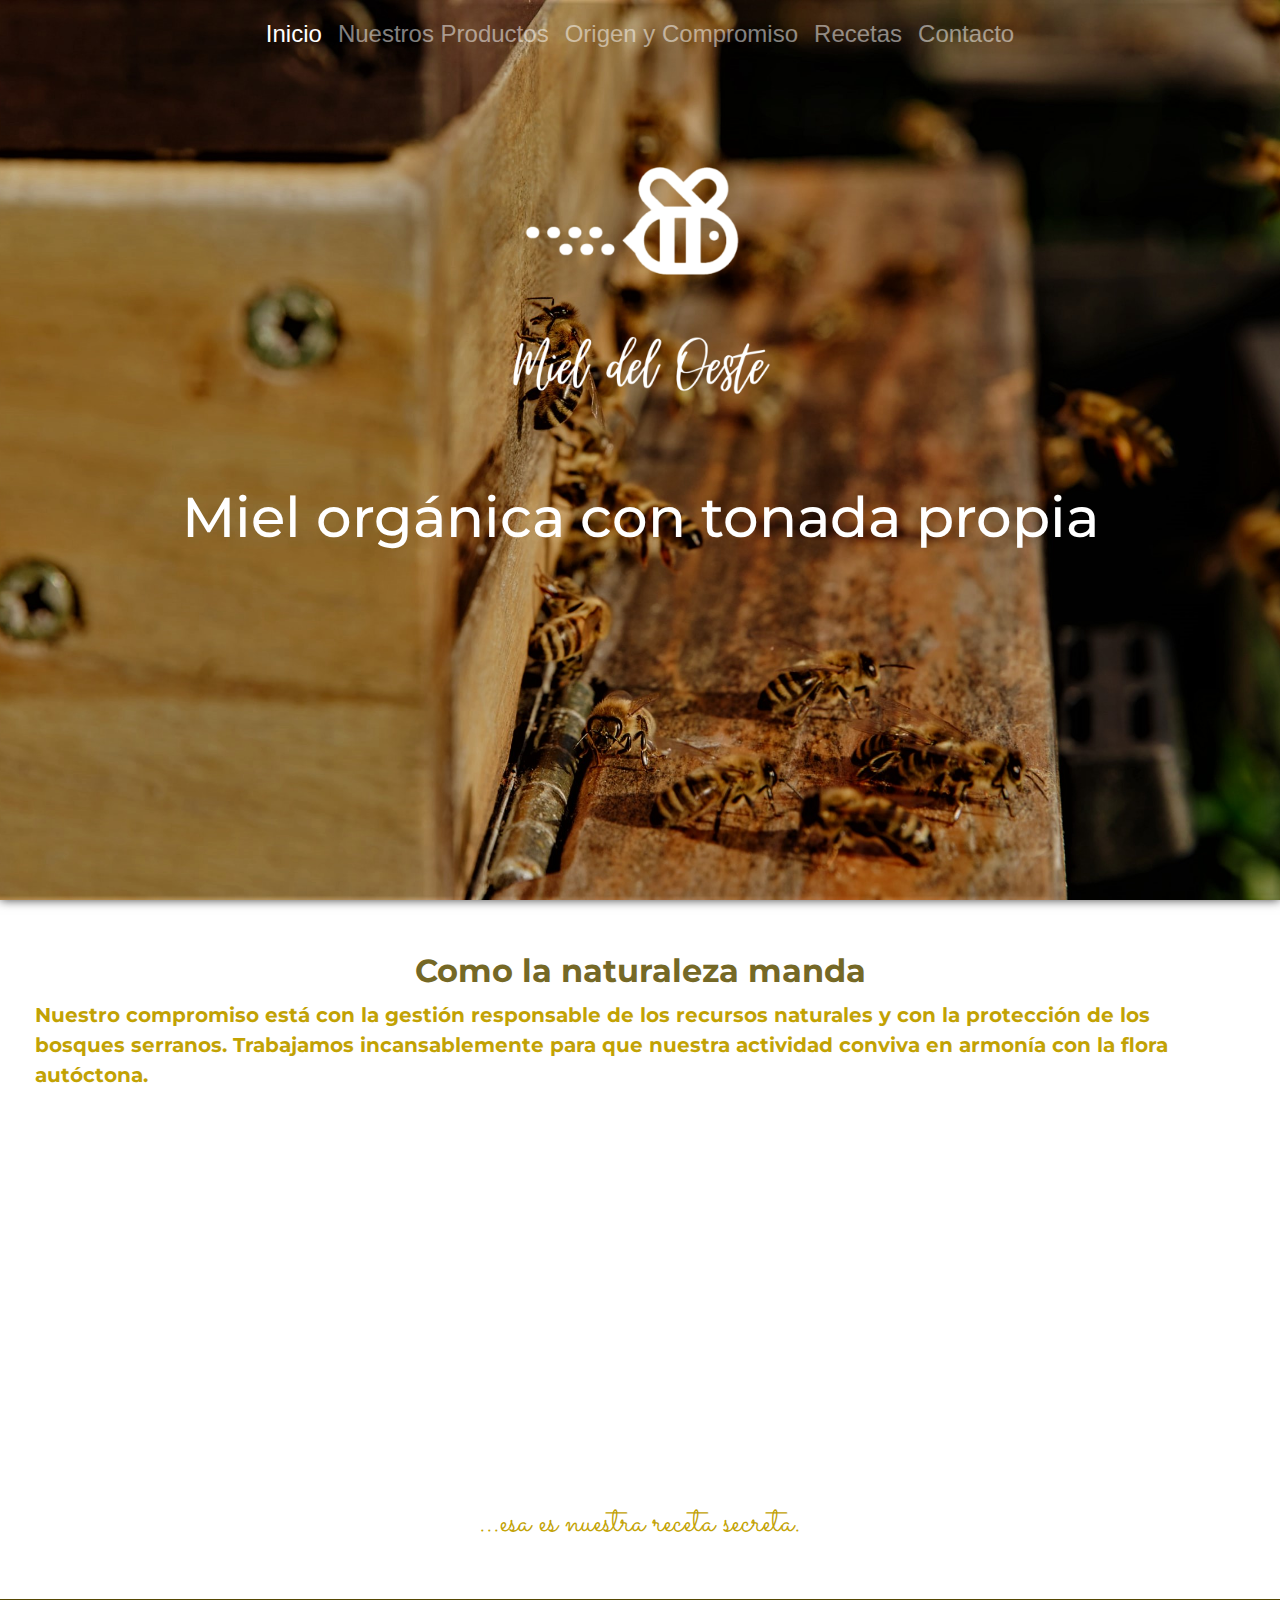
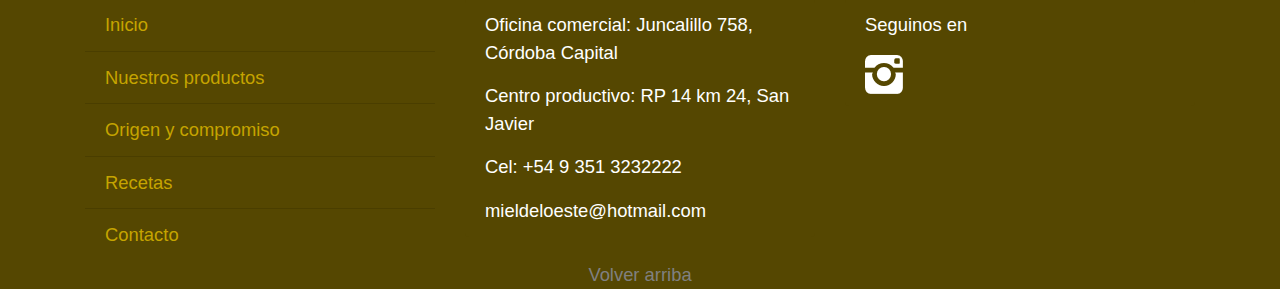
<file: index.html>
<!DOCTYPE html>
<html lang="en">

<head>
    <meta charset="UTF-8">
    <meta name="viewport" content="width=device-width, initial-scale=1, shrink-to-fit=no">
    <link rel="icon" type="image/png" href="images/logo-abaja-color-sin-color-ico.png">
    <link rel="stylesheet" href="https://stackpath.bootstrapcdn.com/bootstrap/4.3.1/css/bootstrap.min.css"
        integrity="sha384-ggOyR0iXCbMQv3Xipma34MD+dH/1fQ784/j6cY/iJTQUOhcWr7x9JvoRxT2MZw1T" crossorigin="anonymous">
    <link rel="preconnect" href="https://fonts.gstatic.com">
    <link href="https://fonts.googleapis.com/css2?family=Sacramento&display=swap" rel="stylesheet">
    <link rel="stylesheet" href="css/Styles.css">
    <link href="https://unpkg.com/aos@2.3.1/dist/aos.css" rel="stylesheet">
    <link rel="preconnect" href="https://fonts.gstatic.com">
    <link href="https://fonts.googleapis.com/css2?family=Montserrat:ital,wght@0,100;0,200;1,100;1,200&display=swap"
        rel="stylesheet">
    <title>Miel del Oeste</title>
</head>

<body>
    <header class="header__fondo">
        <a name="arriba"></a>
        <nav class="navbar navbar-expand-lg navbar-dark" style="background-color:transparent;">
            <button class="navbar-toggler" type="button" data-toggle="collapse" data-target="#navbarText"
                aria-controls="navbarText" aria-expanded="false" aria-label="Toggle navigation">
                <span class="navbar-toggler-icon"></span>
            </button>
            <div class="collapse navbar-collapse" id="navbarText">
                <ul class="navbar-nav m-auto ml-auto; header__font">
                    <li class="nav-item active">
                        <a class="nav-link" href="index.html">Inicio<span class="sr-only">(current)</span></a>
                    </li>
                    <li class="nav-item">
                        <a class="nav-link" href="pages/productos.html">Nuestros Productos</a>
                    </li>
                    <li class="nav-item">
                        <a class="nav-link" href="pages/origen-y-compromiso.html">Origen y Compromiso</a>
                    </li>
                    <li class="nav-item">
                        <a class="nav-link" href="pages/recetas.html">Recetas</a>
                    </li>
                    <li class="nav-item">
                        <a class="nav-link" href="pages/contacto.html">Contacto</a>
                    </li>
                </ul>
            </div>
        </nav>

        <img src="images/logo-miel-del-oeste_sin-fondo.png" class="header__logo" data-toggle="tooltip"
            data-placement="right" title="Bzzz"></a>

        <div class="container h-100">
            <div class="d-flex h-100 text-center align-items-center">
                <div class="w-100 text-white">
                    <h1 class="main__slogan" style="color:white">Miel orgánica con tonada propia</h1>
                </div>
            </div>
        </div>
    </header>


    <section style="margin: 5px">
        <div class="card" style="border:hidden">
            <div class="card-body">
                <h2>Como la naturaleza manda</h2>
                <p class="card-text main__bajada">
                    Nuestro compromiso está con la gestión responsable de los recursos
                    naturales y
                    con la protección de los bosques serranos. Trabajamos incansablemente para que nuestra
                    actividad
                    conviva en armonía con la flora autóctona.
                </p>
            </div Style="padding: 2rem">
        </div>
    </section>
    <section style="margin: 5px">
        <div class="card" style="border:hidden">
            <video src="video/honey-bees.mp4" autoplay loop muted class="card-img-bottom; video__index"
                alt="abejas volando"></video>
        </div>
    </section>
    <section style="margin: 5px">
        <div class="card" style="border:hidden">
            <p class="card-text bajada">
                ...esa es nuestra receta secreta.
            </p>
        </div>
    </section>

<section style="background-color:#554701; margin-top: 3rem;">
    <div class="container">
        <div class="row">
            <div class="col-lg-4 col-md-6 col-sm-12">
                <ul class="list-group list-group-flush">
                    <li class="list-group-item" style="background-color: #554701"><a class="footer__quitarLink" href="index.html">Inicio</a></li>
                    <li class="list-group-item" style="background-color: #554701"><a class="footer__quitarLink" href="pages/productos.html">Nuestros productos</a></li>
                    <li class="list-group-item" style="background-color: #554701"><a class="footer__quitarLink" href="pages/origen-y-compromiso.html">Origen y compromiso</a></li>
                    <li class="list-group-item" style="background-color: #554701"><a class="footer__quitarLink" href="pages/recetas.html">Recetas</a></li>
                    <li class="list-group-item" style="background-color: #554701"><a class="footer__quitarLink" href="pages/contacto.html">Contacto</a></li>
                </ul>
            </div>
            <div class="col-lg-4 col-md-6 col-sm-12">
                <ul class="list-group">
                    <li class="list-group-item"style="background-color: #554701; color:white; border:0">
                        <p>Oficina comercial: Juncalillo 758, Córdoba Capital</p>
                        <p>Centro productivo: RP 14 km 24, San Javier</p>
                        <p>Cel: +54 9 351 3232222</p>
                        <a style="text-decoration: none; color:white"
                            href="mailto:mieldeloeste@hotmail.com">mieldeloeste@hotmail.com</a>
                    </li>
            </div>
            <div class="col-lg-4 col-md-12 col-sm-12">
                <ul class="list-group">
                    <li class="list-group-item" style="background-color: #554701; color:white; border:0"><p>Seguinos en </p>
                <a href=https://www.instagram.com/mieldeloeste><img
                        src="images/logo-instagram.png"></a></li>
                    </div>
            </div>
            <div class="col-lg-12">
                <a class="footer__quitarLink" href="#arriba">
                    <p style="text-align: center;color:grey; margin: 0px;">Volver arriba</p>
                </a>
            </div>
        </div>
</section>
    <script src="https://code.jquery.com/jquery-3.3.1.slim.min.js"
        integrity="sha384-q8i/X+965DzO0rT7abK41JStQIAqVgRVzpbzo5smXKp4YfRvH+8abtTE1Pi6jizo"
        crossorigin="anonymous"></script>
    <script src="https://cdnjs.cloudflare.com/ajax/libs/popper.js/1.14.7/umd/popper.min.js"
        integrity="sha384-UO2eT0CpHqdSJQ6hJty5KVphtPhzWj9WO1clHTMGa3JDZwrnQq4sF86dIHNDz0W1"
        crossorigin="anonymous"></script>
    <script src="https://stackpath.bootstrapcdn.com/bootstrap/4.3.1/js/bootstrap.min.js"
        integrity="sha384-JjSmVgyd0p3pXB1rRibZUAYoIIy6OrQ6VrjIEaFf/nJGzIxFDsf4x0xIM+B07jRM"
        crossorigin="anonymous"></script>
    <script>
        $(function () {
            $('[data-toggle="tooltip"]').tooltip()
        })

        $(function () {
            $('[data-toggle="popover"]').popover()
        })
    </script>
    <script src="https://unpkg.com/aos@2.3.1/dist/aos.js"></script>
    <script>
        AOS.init();
    </script>

</body>

</html>
</file>
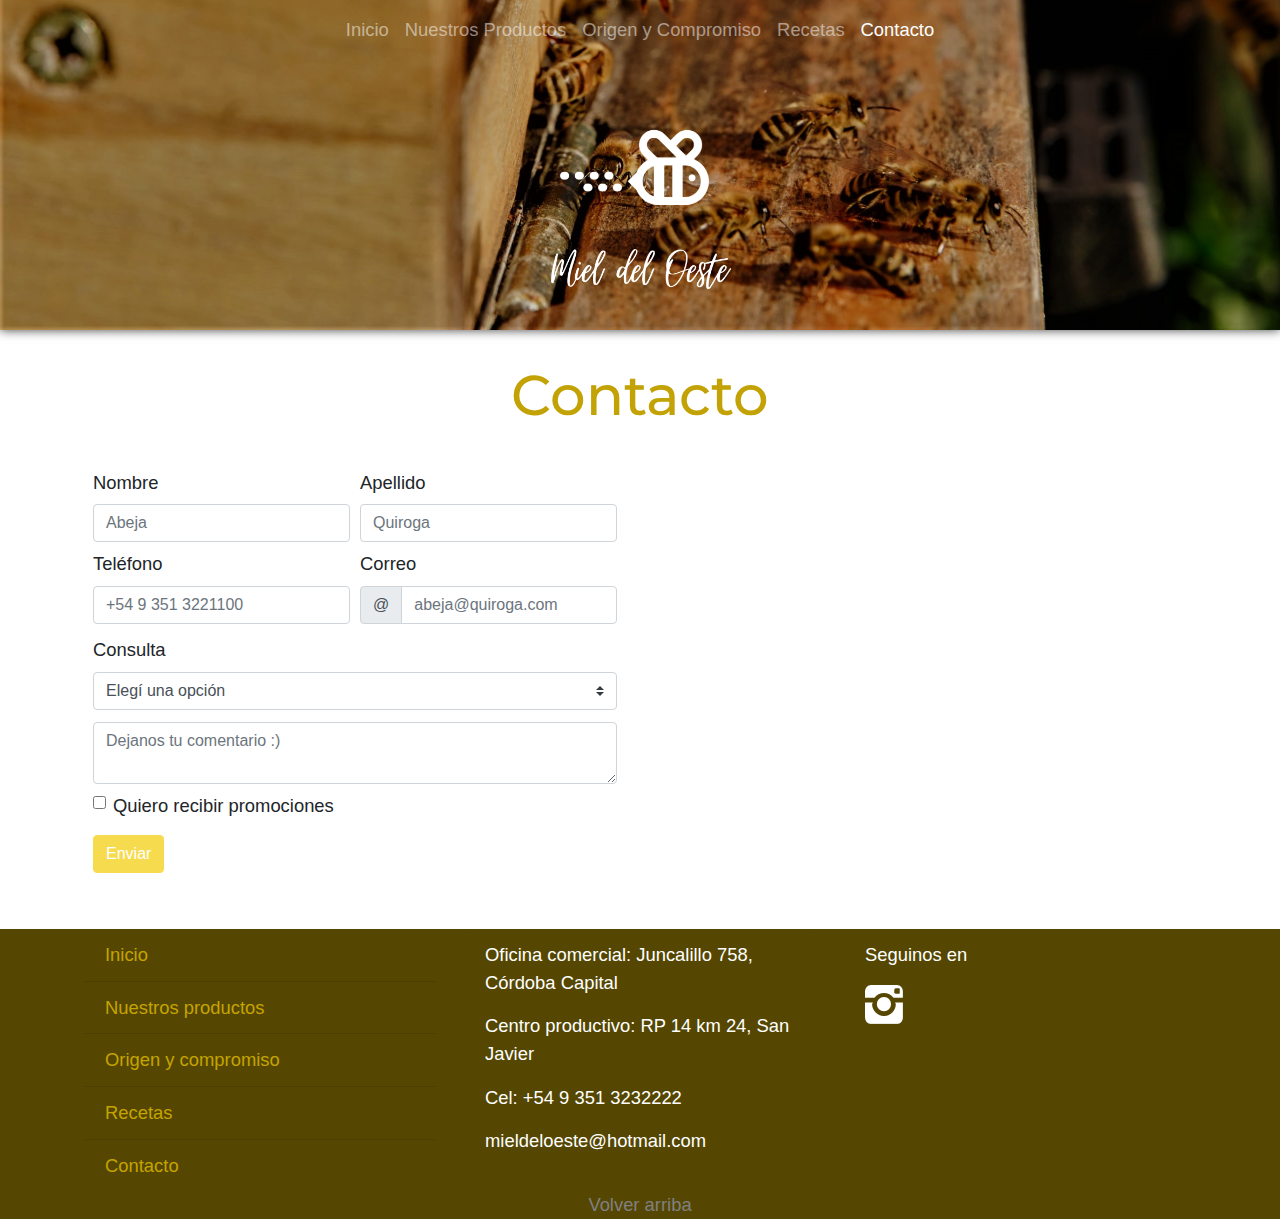
<file: pages/contacto.html>
<!DOCTYPE html>
<html lang="en">

<head>
    <meta charset="UTF-8">
    <meta name="viewport" content="width=device-width, initial-scale=1.0">
    <meta name="description"
        content="Para comprar nuestra miel o por cualquier consulta. Acá están nuestros datos o podés dejarnos un mensaje.">
    <meta name="keywords"
        content="miel, telefóno, whatsapp, comprar, pago, información, dirección, correo electrónico, email, ubicación, instagram, seguir, datos, contacto, consulta">
    <link rel="icon" type="image/png" href="../images/logo-abaja-color-sin-color-ico.png">
    <link rel="stylesheet" href="https://stackpath.bootstrapcdn.com/bootstrap/4.3.1/css/bootstrap.min.css"
        integrity="sha384-ggOyR0iXCbMQv3Xipma34MD+dH/1fQ784/j6cY/iJTQUOhcWr7x9JvoRxT2MZw1T" crossorigin="anonymous">
    <link rel="stylesheet" href="../css/Styles.css">
    <link rel="preconnect" href="https://fonts.gstatic.com">
    <link href="https://fonts.googleapis.com/css2?family=Montserrat:ital,wght@0,100;0,200;1,100;1,200&display=swap"
    rel="stylesheet">
    <title>Contacto y consultas | Miel del Oeste</title>
</head>

<body>
    <header class="header__fondo-pages">
        <a name="arriba"></a>
        <nav class="navbar navbar-expand-lg navbar-dark" style="background-color:transparent;">
            <button class="navbar-toggler" type="button" data-toggle="collapse" data-target="#navbarText"
                aria-controls="navbarText" aria-expanded="false" aria-label="Toggle navigation">
                <span class="navbar-toggler-icon"></span>
            </button>
            <div class="collapse navbar-collapse" id="navbarText">
                <ul class="navbar-nav mr-auto ml-auto">
                    <li class="nav-item">
                        <a class="nav-link" href="../index.html" name="arriba">Inicio</a>
                    </li>
                    <li class="nav-item">
                        <a class="nav-link" href="../pages/productos.html">Nuestros Productos</a>
                    </li>
                    <li class="nav-item">
                        <a class="nav-link" href="../pages/origen-y-compromiso.html">Origen y Compromiso</a>
                    </li>
                    <li class="nav-item">
                        <a class="nav-link" href="../pages/recetas.html">Recetas<span
                                class="sr-only">(current)</span></a>
                    </li>
                    <li class="nav-item">
                        <a class="nav-link active" href="../pages/contacto.html">Contacto<span
                                class="sr-only">(current)</span></a>
                    </li>
                </ul>
            </div>
        </nav>
        <div>
            <a href="../index.html"><img src="../images/logo-miel-del-oeste_sin-fondo.png" class="header__logo-pages"
                    alt="logo_abeja"></a>
        </div>
    </header>

    <div>
        <h1 class="main__slogan">Contacto</h1>
    </div>

    <div class="container">
    <section class="row">
        <div class="col-lg-6 col-sm-12">
            <div style="padding:0.5rem">
                <form>
                    <div class="form-row">
                        <div class="col-md-6 mb-2">
                            <label for="validationDefault01">Nombre</label>
                            <input type="text" class="form-control" id="validationDefault01" placeholder="Abeja"
                                required>
                        </div>
                        <div class="col-md-6 mb-2">
                            <label for="validationDefault02">Apellido</label>
                            <input type="text" class="form-control" id="validationDefault02" placeholder="Quiroga"
                                required>
                        </div>
                    </div>
                    <div class="form-row">
                        <div class="col-md-6 mb-2">
                            <label for="validationDefault03">Teléfono</label>
                            <input type="text" class="form-control" id="validationDefault03"
                                placeholder="+54 9 351 3221100" required>
                        </div>
                        <div class="col-md-6 mb-2">
                            <label for="validationDefaultUsername">Correo</label>
                            <div class="input-group">
                                <div class="input-group-prepend">
                                    <span class="input-group-text" id="inputGroupPrepend2">@</span>
                                </div>
                                <input type="text" class="form-control" id="validationDefaultUsername"
                                    placeholder="abeja@quiroga.com" aria-describedby="inputGroupPrepend2" required>
                            </div>
                        </div>
                    </div>
                    <label class="my-1 mr-2" for="inlineFormCustomSelectPref">Consulta</label>
                    <select class="custom-select my-1 mr-sm-2" id="inlineFormCustomSelectPref">
                        <option selected>Elegí una opción</option>
                        <option value="1">Quiero comprar</option>
                        <option value="2">Quiero destribuir</option>
                        <option value="3">Otros</option>
                    </select>

                    <div class="input-group" style="padding:0.5rem 0px">
                        <textarea class="form-control" aria-label="With textarea" placeholder="Dejanos tu comentario :)"
                            required></textarea>
                    </div>

                    <div class="form-group">
                        <div class="form-check">
                            <input class="form-check-input" type="checkbox" value="" id="invalidCheck2">
                            <label class="form-check-label">
                                Quiero recibir promociones
                            </label>
                        </div>
                    </div>
                    <button class="boton botonEnviar" type="submit">Enviar</button>
                </form>
            </div>
        </div>
        <div class="col-lg-6 col-sm-12; container">
            <iframe
                src="https://www.google.com/maps/embed?pb=!1m18!1m12!1m3!1d2544.28925304305!2d-65.1573206856406!3d-32.078783981188366!2m3!1f0!2f0!3f0!3m2!1i1024!2i768!4f13.1!3m3!1m2!1s0x0%3A0x0!2zMzLCsDA0JzQzLjYiUyA2NcKwMDknMTguNSJX!5e1!3m2!1ses-419!2sar!4v1612051419340!5m2!1ses-419!2sar"
                width="100%" height="100%" frameborder="0" style="border:0;" allowfullscreen="" aria-hidden="false"
                tabindex="0"></iframe>
        </div>
    </section>
</div>

<section style="background-color:#554701; margin-top: 3rem;">
    <div class="container">
        <div class="row">
            <div class="col-lg-4 col-md-6 col-sm-12">
                <ul class="list-group list-group-flush">
                    <li class="list-group-item" style="background-color: #554701"><a class="footer__quitarLink" href="../index.html">Inicio</a></li>
                    <li class="list-group-item" style="background-color: #554701"><a class="footer__quitarLink" href="productos.html">Nuestros productos</a></li>
                    <li class="list-group-item" style="background-color: #554701"><a class="footer__quitarLink" href="origen-y-compromiso.html">Origen y compromiso</a></li>
                    <li class="list-group-item" style="background-color: #554701"><a class="footer__quitarLink" href="recetas.html">Recetas</a></li>
                    <li class="list-group-item" style="background-color: #554701"><a class="footer__quitarLink" href="contacto.html">Contacto</a></li>
                </ul>
            </div>
            <div class="col-lg-4 col-md-6 col-sm-12">
                <ul class="list-group">
                    <li class="list-group-item"style="background-color: #554701; color:white; border:0">
                        <p>Oficina comercial: Juncalillo 758, Córdoba Capital</p>
                        <p>Centro productivo: RP 14 km 24, San Javier</p>
                        <p>Cel: +54 9 351 3232222</p>
                        <a style="text-decoration: none; color:white"
                            href="mailto:mieldeloeste@hotmail.com">mieldeloeste@hotmail.com</a>
                    </li>
            </div>
            <div class="col-lg-4 col-md-12 col-sm-12">
                <ul class="list-group">
                    <li class="list-group-item" style="background-color: #554701; color:white; border:0"><p>Seguinos en </p>
                <a href=https://www.instagram.com/mieldeloeste><img
                        src="../images/logo-instagram.png"></a></li>
                    </div>
            </div>
            <div class="col-lg-12">
                <a class="footer__quitarLink" href="#arriba">
                    <p style="text-align: center;color:grey; margin: 0px;">Volver arriba</p>
                </a>
            </div>
        </div>
</section>

    <script src="https://code.jquery.com/jquery-3.3.1.slim.min.js"
        integrity="sha384-q8i/X+965DzO0rT7abK41JStQIAqVgRVzpbzo5smXKp4YfRvH+8abtTE1Pi6jizo"
        crossorigin="anonymous"></script>
    <script src="https://cdnjs.cloudflare.com/ajax/libs/popper.js/1.14.7/umd/popper.min.js"
        integrity="sha384-UO2eT0CpHqdSJQ6hJty5KVphtPhzWj9WO1clHTMGa3JDZwrnQq4sF86dIHNDz0W1"
        crossorigin="anonymous"></script>
    <script src="https://stackpath.bootstrapcdn.com/bootstrap/4.3.1/js/bootstrap.min.js"
        integrity="sha384-JjSmVgyd0p3pXB1rRibZUAYoIIy6OrQ6VrjIEaFf/nJGzIxFDsf4x0xIM+B07jRM"
        crossorigin="anonymous"></script>
    <script>
        $(function () {
            $('[data-toggle="tooltip"]').tooltip()
        })

        $(function () {
            $('[data-toggle="popover"]').popover()
        })
    </script>

</body>

</html>
</file>
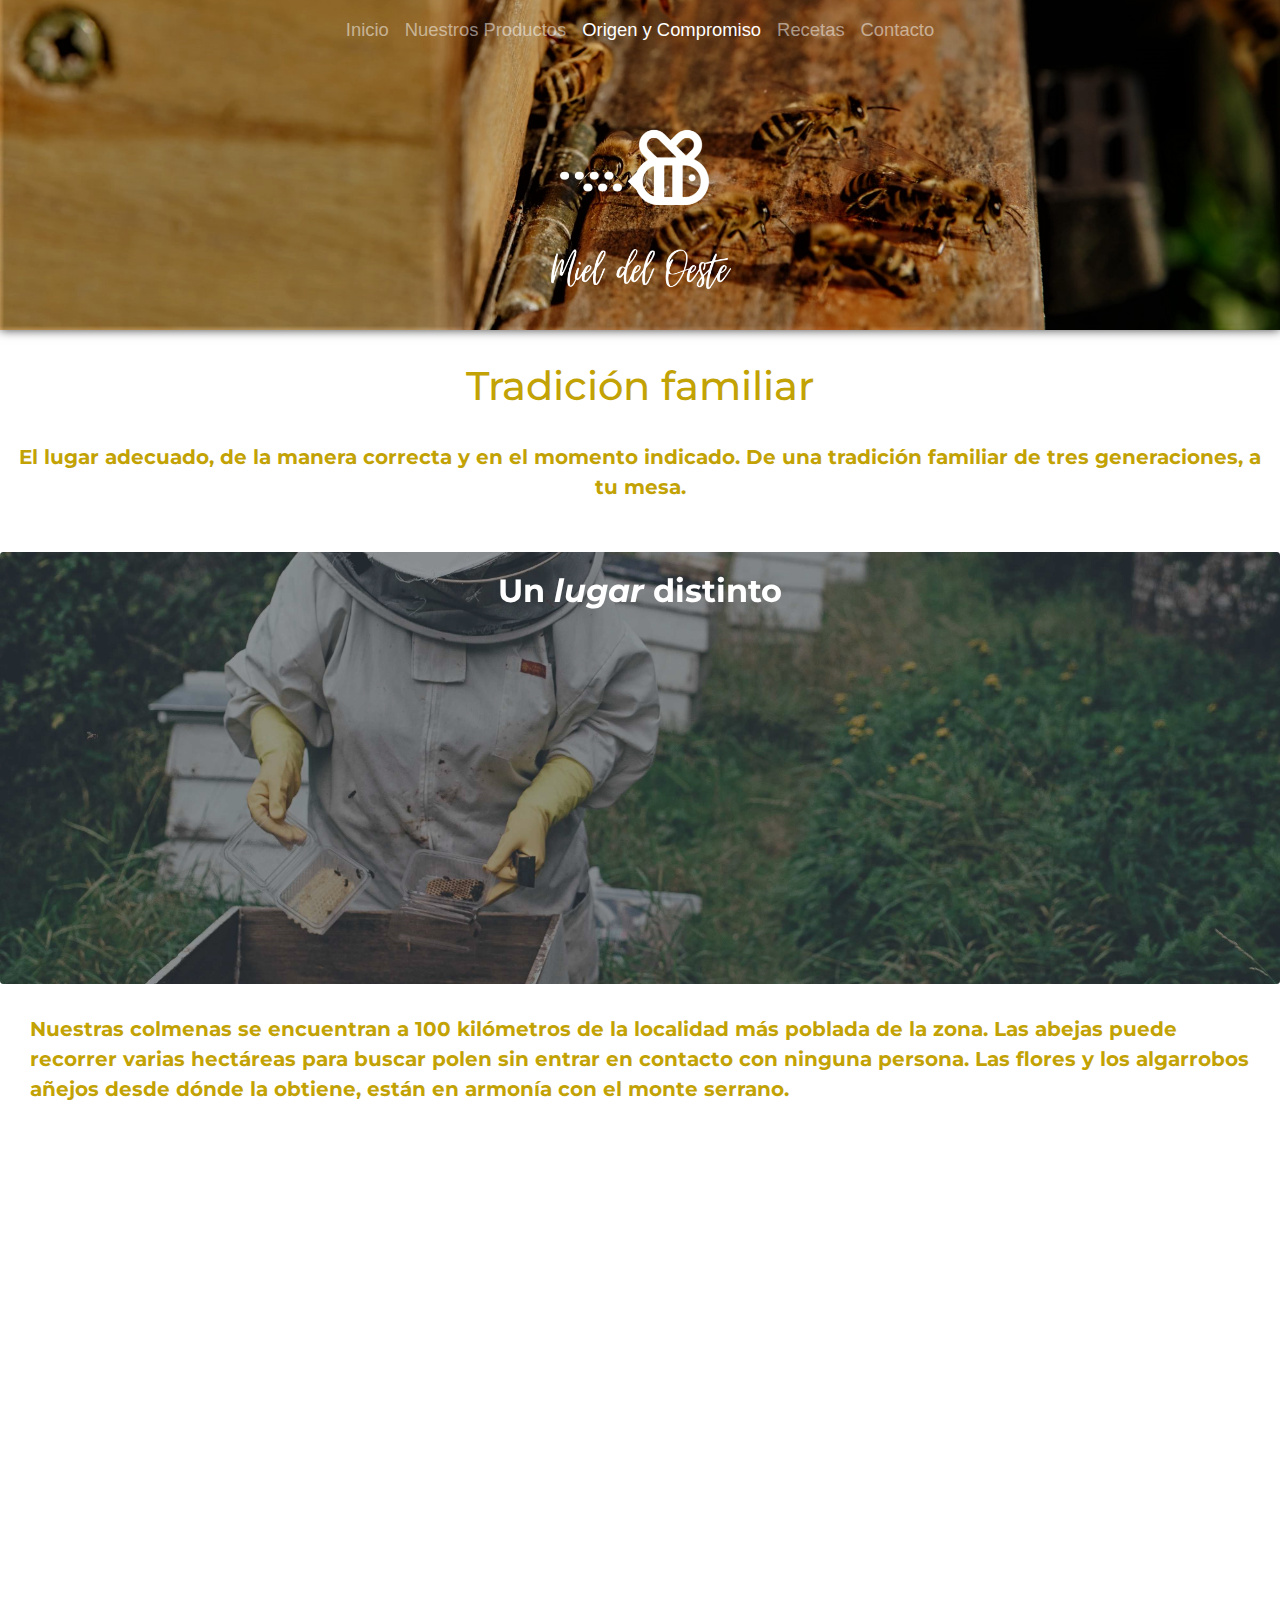
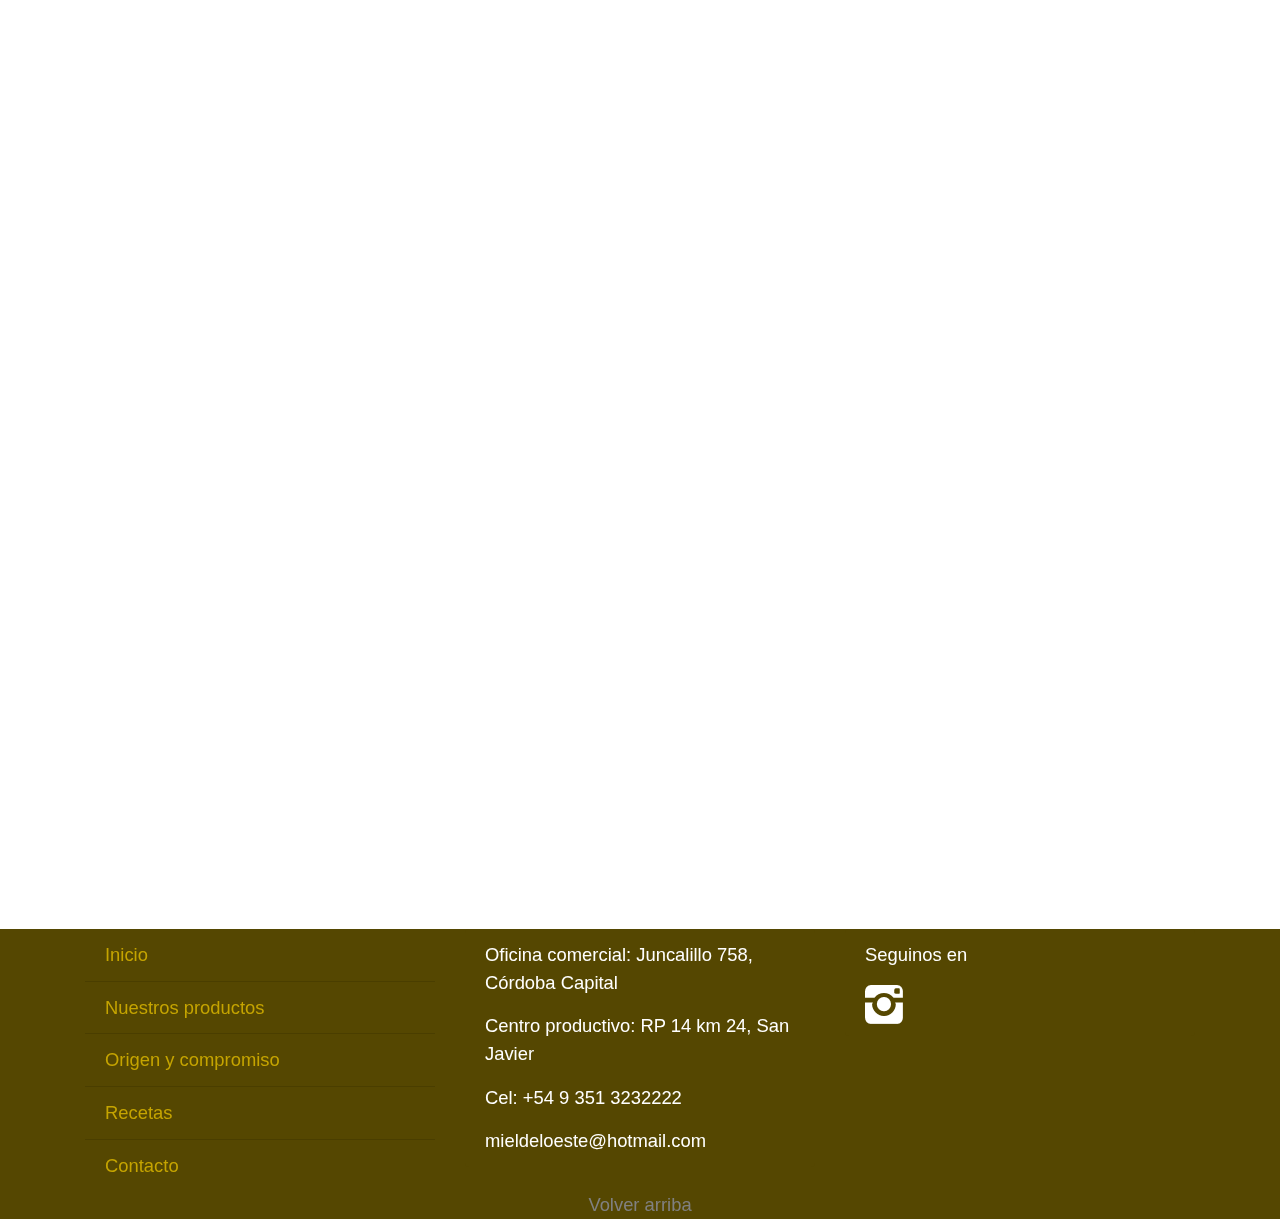
<file: pages/origen-y-compromiso.html>
<!DOCTYPE html>
<html lang="en">

<head>
    <meta charset="UTF-8">
    <meta name="viewport" content="width=device-width, initial-scale=1.0">
    <meta name="description"
        content="Miel de un lugar único en las Sierras de Córdoba. Cuidando la tradición y la filosofía de trabajo de generaciones.">
    <meta name="keywords"
        content="miel, lugar, familia, artesanal, generaciones, sierras, Córdoba, origen, filosofía, trabajo, tradición, historia, propiedades, cultura, curar, pura, córdoba, argentina, honey, bee, abeja, natural, calidad, alimento">
    <link rel="icon" type="image/png" href="../images/logo-abaja-color-sin-color-ico.png">
    <link href="https://unpkg.com/aos@2.3.1/dist/aos.css" rel="stylesheet">
    <link rel="stylesheet" href="https://stackpath.bootstrapcdn.com/bootstrap/4.3.1/css/bootstrap.min.css"
        integrity="sha384-ggOyR0iXCbMQv3Xipma34MD+dH/1fQ784/j6cY/iJTQUOhcWr7x9JvoRxT2MZw1T" crossorigin="anonymous">
    <link rel="stylesheet" href="../css/Styles.css">
    <link rel="preconnect" href="https://fonts.gstatic.com">
    <link rel="preconnect" href="https://fonts.gstatic.com">
    <link href="https://fonts.googleapis.com/css2?family=Montserrat:ital,wght@0,100;0,200;1,100;1,200&display=swap"
        rel="stylesheet">
    <title>Tradición familiar | Miel del Oeste</title>
</head>

<body>
    <header class="header__fondo-pages">
        <a name="arriba"></a>
        <nav class="navbar navbar-expand-lg navbar-dark" style="background-color:transparent;">
            <button class="navbar-toggler" type="button" data-toggle="collapse" data-target="#navbarText"
                aria-controls="navbarText" aria-expanded="false" aria-label="Toggle navigation">
                <span class="navbar-toggler-icon"></span>
            </button>
            <div class="collapse navbar-collapse" id="navbarText">
                <ul class="navbar-nav mr-auto ml-auto">
                    <li class="nav-item">
                        <a class="nav-link" href="../index.html" name="arriba">Inicio</a>
                    </li>
                    <li class="nav-item">
                        <a class="nav-link" href="../pages/productos.html">Nuestros Productos</a>
                    </li>
                    <li class="nav-item active">
                        <a class="nav-link" href="../pages/origen-y-compromiso.html">Origen y Compromiso <span
                                class="sr-only">(current)</span></a>
                    </li>
                    <li class="nav-item">
                        <a class="nav-link" href="../pages/recetas.html">Recetas</a>
                    </li>
                    <li class="nav-item">
                        <a class="nav-link" href="../pages/contacto.html">Contacto</a>
                    </li>
                </ul>
            </div>
        </nav>
        <div>
            <a href="../index.html"><img src="../images/logo-miel-del-oeste_sin-fondo.png" class="header__logo-pages"
                    alt="logo_abeja"></a>
        </div>
    </header>

    <section>
        <h1 class="main__slogan__pages">Tradición familiar</h1>
        <p class="main__bajada__pages">El lugar adecuado, de la manera correcta
            y en el momento indicado. De una tradición familiar de tres generaciones, a tu mesa. </p>
    </section>

    <section data-aos="fade-up">
        <div class="card bg-dark text-white" style="border:hidden;">
            <img class="card-img img-fluid" style="opacity: 0.5" src="../images/cosecha-silvestre-wide.jpg"
                alt="apicultor_en_cosecha">
            <div class="card-img-overlay">
                <h2 class="card-tittle" style="color:white; text-align: center; font-family: Montserrat', sans-serif;">Un
                    <em>lugar</em> distinto</h2>
            </div>
        </div>
        <div class="card mb-3" style="border-style:none">
            <div class="card-body">
                <p class="main__bajada">Nuestras colmenas se encuentran a 100 kilómetros de la localidad más poblada de
                    la zona. Las abejas puede
                    recorrer varias hectáreas para buscar polen sin entrar en contacto con ninguna persona. Las flores y
                    los
                    algarrobos añejos desde dónde la obtiene, están en armonía con el monte serrano.</p>
            </div>
        </div>
    </section>

    <section data-aos="fade-up">
        <div class="card bg-dark text-white" style="border:hidden">
            <img class="card-img" style="opacity: 0.5;" src="../images/abeja-dedo-wide.jpg" alt="panal_en_cosecha">
            <div class="card-img-overlay">
                <h2 class="card-tittle" style="color:white; text-align: center; font-family: Montserrat', sans-serif;">Una
                    <em>abeja</em> única</h2>
            </div>
        </div>
        <div class="card mb-3" style="border:0">
            <div class="card-body">
                <p class="main__bajada">Nuestas abejas son una parte más de nuestra tradición. Trabajamos en un proceso
                    de mejora genética
                    natural, tal como lo hicieron ancestralmente los primeros apicultores italianos.<br>Nuestro proceso
                    recolección y extracción se va perfeccionando año tras año para ser lo menos invasivo para la
                    colmena y
                    lo más artesanal posible.</p>
            </div>
        </div>
    </section>

    <section data-aos="fade-up">
        <div class="card bg-dark text-white" style="border:hidden">
            <img class="card-img" style="opacity: 0.5;" src="../images/cosecha-panal-wide.jpg" alt="abeja_en_cosecha">
            <div class="card-img-overlay">
                <h2 class="card-tittle" style="color:white; text-align: center; font-family: Montserrat', sans-serif;">Una
                    <em>tradición</em> familiar</h2>
            </div>
        </div>
        <div class="card mb-3" style="border:hidden">
            <div class="card-body">
                <p class="main__bajada">Para nosotros, la apicultura es una tradición familiar aprendida por oficio.
                    Nuestra familia ha crecido
                    aprendiendo de las abejas y su filosofía de vida y trabajo. Son esos mismos principios los que han
                    ido
                    pasando de generación en generación; y cuya impronta, buscamos transmitir en nuestros productos.</p>
            </div>
        </div>
    </section>

    <section style="background-color:#554701; margin-top: 3rem;">
        <div class="container">
            <div class="row">
                <div class="col-lg-4 col-md-6 col-sm-12">
                    <ul class="list-group list-group-flush">
                        <li class="list-group-item" style="background-color: #554701"><a class="footer__quitarLink" href="../index.html">Inicio</a></li>
                        <li class="list-group-item" style="background-color: #554701"><a class="footer__quitarLink" href="productos.html">Nuestros productos</a></li>
                        <li class="list-group-item" style="background-color: #554701"><a class="footer__quitarLink" href="origen-y-compromiso.html">Origen y compromiso</a></li>
                        <li class="list-group-item" style="background-color: #554701"><a class="footer__quitarLink" href="recetas.html">Recetas</a></li>
                        <li class="list-group-item" style="background-color: #554701"><a class="footer__quitarLink" href="contacto.html">Contacto</a></li>
                    </ul>
                </div>
                <div class="col-lg-4 col-md-6 col-sm-12">
                    <ul class="list-group">
                        <li class="list-group-item"style="background-color: #554701; color:white; border:0">
                            <p>Oficina comercial: Juncalillo 758, Córdoba Capital</p>
                            <p>Centro productivo: RP 14 km 24, San Javier</p>
                            <p>Cel: +54 9 351 3232222</p>
                            <a style="text-decoration: none; color:white"
                                href="mailto:mieldeloeste@hotmail.com">mieldeloeste@hotmail.com</a>
                        </li>
                </div>
                <div class="col-lg-4 col-md-12 col-sm-12">
                    <ul class="list-group">
                        <li class="list-group-item" style="background-color: #554701; color:white; border:0"><p>Seguinos en </p>
                    <a href=https://www.instagram.com/mieldeloeste><img
                            src="../images/logo-instagram.png"></a></li>
                        </div>
                </div>
                <div class="col-lg-12">
                    <a class="footer__quitarLink" href="#arriba">
                        <p style="text-align: center;color:grey; margin: 0px;">Volver arriba</p>
                    </a>
                </div>
            </div>
    </section>

    <script src="https://unpkg.com/aos@2.3.1/dist/aos.js"></script>
    <script>
        AOS.init();
    </script>

    <script src="https://code.jquery.com/jquery-3.3.1.slim.min.js"
        integrity="sha384-q8i/X+965DzO0rT7abK41JStQIAqVgRVzpbzo5smXKp4YfRvH+8abtTE1Pi6jizo"
        crossorigin="anonymous"></script>
    <script src="https://cdnjs.cloudflare.com/ajax/libs/popper.js/1.14.7/umd/popper.min.js"
        integrity="sha384-UO2eT0CpHqdSJQ6hJty5KVphtPhzWj9WO1clHTMGa3JDZwrnQq4sF86dIHNDz0W1"
        crossorigin="anonymous"></script>
    <script src="https://stackpath.bootstrapcdn.com/bootstrap/4.3.1/js/bootstrap.min.js"
        integrity="sha384-JjSmVgyd0p3pXB1rRibZUAYoIIy6OrQ6VrjIEaFf/nJGzIxFDsf4x0xIM+B07jRM"
        crossorigin="anonymous"></script>
    <script>
        $(function () {
            $('[data-toggle="tooltip"]').tooltip()
        })

        $(function () {
            $('[data-toggle="popover"]').popover()
        })
    </script>
</body>

</html>
</file>
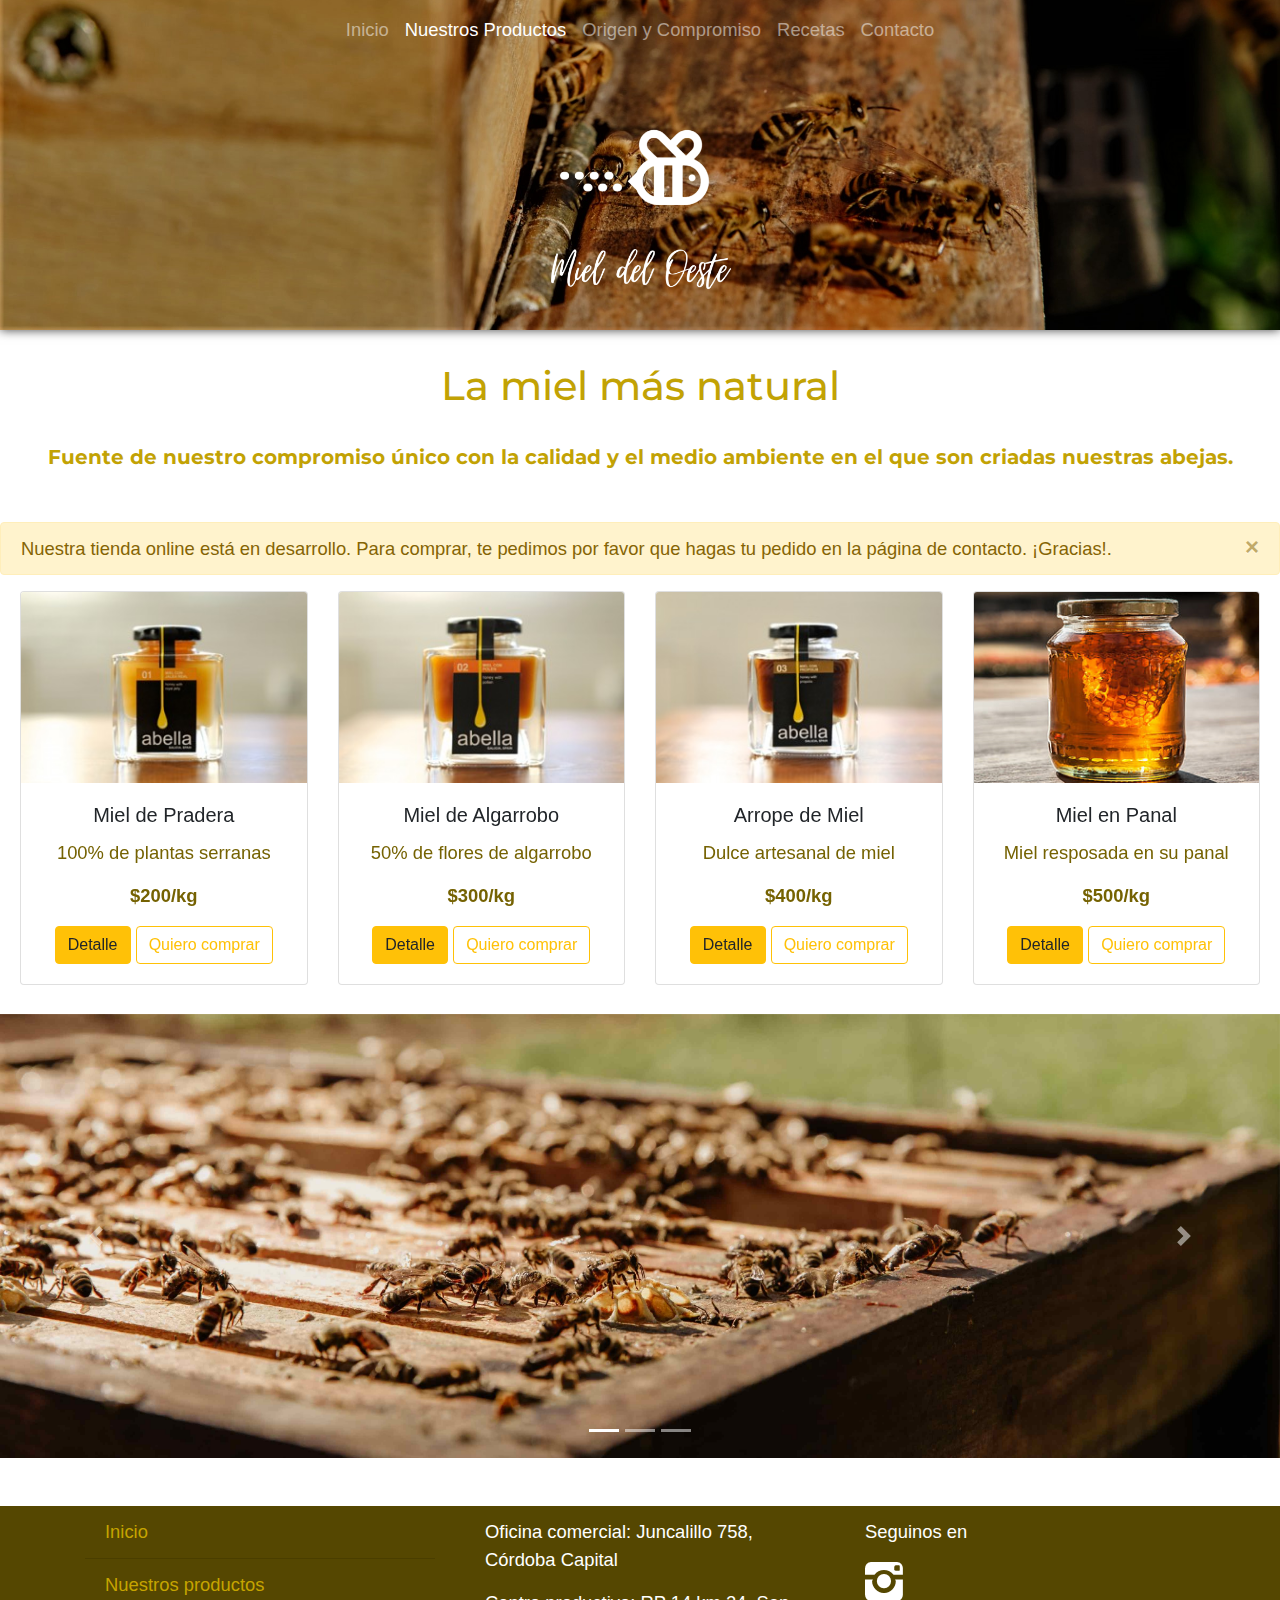
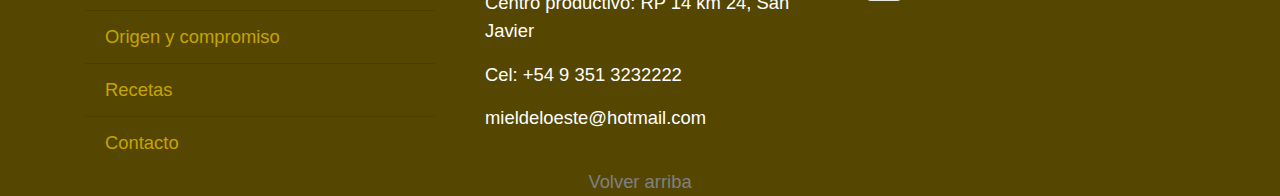
<file: pages/productos.html>
<!DOCTYPE html>
<html lang="en">

<head>
    <meta charset="UTF-8">
    <meta name="viewport" content="width=device-width, initial-scale=1.0">
    <meta name="description"
        content="Contamos con cuatro variedades de productos de excelente calidad. Miel natural y original.">
    <meta name="keywords"
        content="miel, natural, nutrición, calidad, alimento, derivado, pura, endulzar, dulce, mielina, argentina, azucarada, arrope, panal">
    <link rel="icon" type="image/png" href="images/logo-abaja-color-sin-color-ico.png">
    <link rel="icon" type="image/png" href="../images/logo-abaja-color-sin-color-ico.png">
    <link href="https://unpkg.com/aos@2.3.1/dist/aos.css" rel="stylesheet">
    <link rel="stylesheet" href="https://stackpath.bootstrapcdn.com/bootstrap/4.3.1/css/bootstrap.min.css"
        integrity="sha384-ggOyR0iXCbMQv3Xipma34MD+dH/1fQ784/j6cY/iJTQUOhcWr7x9JvoRxT2MZw1T" crossorigin="anonymous">
    <link rel="stylesheet" href="../css/Styles.css">
    <link rel="preconnect" href="https://fonts.gstatic.com">
    <link href="https://fonts.googleapis.com/css2?family=Montserrat:ital,wght@0,100;0,200;1,100;1,200&display=swap"
        rel="stylesheet">
    <title>Nuestra miel | Miel del Oeste</title>
</head>

<body>
    <header class="header__fondo-pages">
        <a name="arriba"></a>
        <nav class="navbar navbar-expand-lg navbar-dark" style="background-color:transparent;">
            <button class="navbar-toggler" type="button" data-toggle="collapse" data-target="#navbarText"
                aria-controls="navbarText" aria-expanded="false" aria-label="Toggle navigation">
                <span class="navbar-toggler-icon"></span>
            </button>
            <div class="collapse navbar-collapse" id="navbarText">
                <ul class="navbar-nav mr-auto ml-auto">
                    <li class="nav-item">
                        <a class="nav-link" href="../index.html" name="arriba">Inicio</a>
                    </li>
                    <li class="nav-item active">
                        <a class="nav-link" href="../pages/productos.html">Nuestros Productos <span
                                class="sr-only">(current)</span></a>
                    </li>
                    <li class="nav-item">
                        <a class="nav-link" href="../pages/origen-y-compromiso.html">Origen y Compromiso</a>
                    </li>
                    <li class="nav-item">
                        <a class="nav-link" href="../pages/recetas.html">Recetas</a>
                    </li>
                    <li class="nav-item">
                        <a class="nav-link" href="../pages/contacto.html">Contacto</a>
                    </li>
                </ul>
            </div>
        </nav>
        <div>
            <a href="../index.html"><img src="../images/logo-miel-del-oeste_sin-fondo.png" class="header__logo-pages"
                    alt="logo_abeja"></a>
        </div>
    </header>

    <section Style="margin:10px auto;">
        <div>
            <h1 class="main__slogan__pages">La miel más natural</h1>
            <p class="main__bajada__pages">Fuente de nuestro compromiso único con la calidad y el medio ambiente en el
                que son criadas nuestras
                abejas.
            </p>
        </div>
        <div class="main__promo">
            <p style="margin-bottom: 0px;">¡¡SOLO POR HOY: 30% de off en tu primer compra!!</p>
        </div>
    </section>

    <div class="alert alert-warning alert-dismissible fade show" role="alert">
        Nuestra tienda online está en desarrollo. Para comprar, te pedimos por favor que hagas tu pedido en la página de
        contacto.
        ¡Gracias!.
        <button type="button" class="close" data-dismiss="alert" aria-label="Close">
            <span aria-hidden="true">&times;</span>
        </button>
    </div>

    <section style="margin: 5px">
        <div style="margin: 0px" class="row">
            <div class="col-sm-12 col-md-6 col-lg-3 mb-4">
                <div class="card" data-aos="fade-up"
                data-aos-anchor-placement="top-bottom">
                    <img src="../images/miel-de-pradera.jpg" class="card-img-top imagen" alt="miel de algarrobo"></a>
                    <div class="card-body">
                        <h5 class="card-title">Miel de Pradera</h5>
                        <p style="color:#756202">100% de plantas serranas</p>
                        <p style="color:#756202; font-weight: bold">$200/kg</p>
                        <button type="button" class="btn btn-warning" data-container="body" data-toggle="popover"
                            data-placement="bottom" data-content="Nuestra marca personal. La miel de los abuelos hecha 100% en traslasierra. Miel bien azucarada.">
                            Detalle
                        </button>
                        <a href="../pages/contacto.html"><button type="button" class="btn btn-outline-warning">Quiero
                                comprar</button></button></a>

                    </div>
                </div>
            </div>
            <div class="col-sm-12 col-md-6 col-lg-3 mb-4">
                <div class="card" data-aos="fade-up"
                data-aos-anchor-placement="top-bottom">
                    <img src="../images/miel-de-algarrobo.jpg" class="card-img-top imagen" alt="miel de algarrobo"></a>
                    <div class="card-body">
                        <h5 class="card-title">Miel de Algarrobo</h5>
                        <p style="color:#756202">50% de flores de algarrobo</p>
                        <p style="color:#756202; font-weight: bold;">$300/kg</p>
                        <button type="button" class="btn btn-warning" data-container="body" data-toggle="popover"
                        data-placement="bottom" data-content="Las colmenas más alejadas son protegidas por algarrobos ancestrales y nuestras abejas han aprendido a cosechar de ellos. Miel robusta y única.">
                        Detalle
                    </button>
                        <a href="../pages/contacto.html"><button type="button" class="btn btn-outline-warning">Quiero
                                comprar</button></button></a>
                    </div>
                </div>
            </div>
            <div class="col-sm-12 col-md-6 col-lg-3 mb-4">
                <div class="card" data-aos="fade-up"
                data-aos-anchor-placement="top-bottom">
                    <img src="../images/arrope-de-miel.jpg" class="card-img-top imagen" alt="arrope de miel"></a>
                    <div class="card-body">
                        <h5 class="card-title">Arrope de Miel</h5>
                        <p style="color:#756202">Dulce artesanal de miel</p>
                        <p style="color:#756202; font-weight: bold;">$400/kg</p>
                        <button type="button" class="btn btn-warning" data-container="body" data-toggle="popover"
                        data-placement="bottom" data-content="Receta familiar con la que han desayunado varias generaciones. Nuestra jalea.">
                        Detalle
                    </button>
                        <a href="../pages/contacto.html"><button type="button" class="btn btn-outline-warning">Quiero
                                comprar</button></button></a>
                    </div>
                </div>
            </div>
            <div class="col-sm-12 col-md-6 col-lg-3 mb-4">
                <div class="card" data-aos="fade-up"
                data-aos-anchor-placement="top-bottom">
                    <img src="../images/miel-en-panal.png" class="card-img-top imagen" alt="miel en panal">
                    <div class="card-body">
                        <h5 class="card-title">Miel en Panal</h5>
                        <p style="color:#756202">Miel resposada en su panal</p>
                        <p style="color:#756202; font-weight: bold;">$500/kg</p>
                        <button type="button" class="btn btn-warning" data-container="body" data-toggle="popover"
                        data-placement="bottom" data-content="La experiencia más completa. Extraer en tu mesa la miel de un panal que sólo fue manipulada por una abeja.">
                        Detalle
                    </button>
                        <a href="../pages/contacto.html"><button type="button" class="btn btn-outline-warning">Quiero
                                comprar</button></button></a>
                    </div>
                </div>
            </div>
        </div>
    </section>

    <section>
        <div id="carouselExampleIndicators" class="carousel slide" data-ride="carousel">
            <ol class="carousel-indicators">
                <li data-target="#carouselExampleIndicators" data-slide-to="0" class="active"></li>
                <li data-target="#carouselExampleIndicators" data-slide-to="1"></li>
                <li data-target="#carouselExampleIndicators" data-slide-to="2"></li>
            </ol>
            <div class="carousel-inner">
                <div class="carousel-item active">
                    <img class="d-block w-100" src="../images/colmena-abierta.jpg" alt="colmena_abierta">
                </div>
                <div class="carousel-item">
                    <img class="d-block w-100" src="../images/ingreso-campo.jpg" alt="ingreso_campo">
                </div>
                <div class="carousel-item">
                    <img class="d-block w-100" src="../images/frascos-miel.jpg" alt="frascos_de_miel">
                </div>
            </div>
            <a class="carousel-control-prev" href="#carouselExampleIndicators" role="button" data-slide="prev">
                <span class="carousel-control-prev-icon" aria-hidden="true"></span>
                <span class="sr-only">Previous</span>
            </a>
            <a class="carousel-control-next" href="#carouselExampleIndicators" role="button" data-slide="next">
                <span class="carousel-control-next-icon" aria-hidden="true"></span>
                <span class="sr-only">Next</span>
            </a>
        </div>
    </section>

    <section style="background-color:#554701; margin-top: 3rem;">
        <div class="container">
            <div class="row">
                <div class="col-lg-4 col-md-6 col-sm-12">
                    <ul class="list-group list-group-flush">
                        <li class="list-group-item" style="background-color: #554701"><a class="footer__quitarLink" href="../index.html">Inicio</a></li>
                        <li class="list-group-item" style="background-color: #554701"><a class="footer__quitarLink" href="productos.html">Nuestros productos</a></li>
                        <li class="list-group-item" style="background-color: #554701"><a class="footer__quitarLink" href="origen-y-compromiso.html">Origen y compromiso</a></li>
                        <li class="list-group-item" style="background-color: #554701"><a class="footer__quitarLink" href="recetas.html">Recetas</a></li>
                        <li class="list-group-item" style="background-color: #554701"><a class="footer__quitarLink" href="contacto.html">Contacto</a></li>
                    </ul>
                </div>
                <div class="col-lg-4 col-md-6 col-sm-12">
                    <ul class="list-group">
                        <li class="list-group-item"style="background-color: #554701; color:white; border:0">
                            <p>Oficina comercial: Juncalillo 758, Córdoba Capital</p>
                            <p>Centro productivo: RP 14 km 24, San Javier</p>
                            <p>Cel: +54 9 351 3232222</p>
                            <a style="text-decoration: none; color:white"
                                href="mailto:mieldeloeste@hotmail.com">mieldeloeste@hotmail.com</a>
                        </li>
                </div>
                <div class="col-lg-4 col-md-12 col-sm-12">
                    <ul class="list-group">
                        <li class="list-group-item" style="background-color: #554701; color:white; border:0"><p>Seguinos en </p>
                    <a href=https://www.instagram.com/mieldeloeste><img
                            src="../images/logo-instagram.png"></a></li>
                        </div>
                </div>
                <div class="col-lg-12">
                    <a class="footer__quitarLink" href="#arriba">
                        <p style="text-align: center;color:grey; margin: 0px;">Volver arriba</p>
                    </a>
                </div>
            </div>
    </section>

    <script src="https://unpkg.com/aos@2.3.1/dist/aos.js"></script>
    <script>
        AOS.init();
    </script>

    <script src="https://code.jquery.com/jquery-3.3.1.slim.min.js"
        integrity="sha384-q8i/X+965DzO0rT7abK41JStQIAqVgRVzpbzo5smXKp4YfRvH+8abtTE1Pi6jizo"
        crossorigin="anonymous"></script>
    <script src="https://cdnjs.cloudflare.com/ajax/libs/popper.js/1.14.7/umd/popper.min.js"
        integrity="sha384-UO2eT0CpHqdSJQ6hJty5KVphtPhzWj9WO1clHTMGa3JDZwrnQq4sF86dIHNDz0W1"
        crossorigin="anonymous"></script>
    <script src="https://stackpath.bootstrapcdn.com/bootstrap/4.3.1/js/bootstrap.min.js"
        integrity="sha384-JjSmVgyd0p3pXB1rRibZUAYoIIy6OrQ6VrjIEaFf/nJGzIxFDsf4x0xIM+B07jRM"
        crossorigin="anonymous"></script>
    <script>
        $(function () {
            $('[data-toggle="tooltip"]').tooltip()
        })

        $(function () {
            $('[data-toggle="popover"]').popover()
        })
    </script>
</body>

</html>
</file>
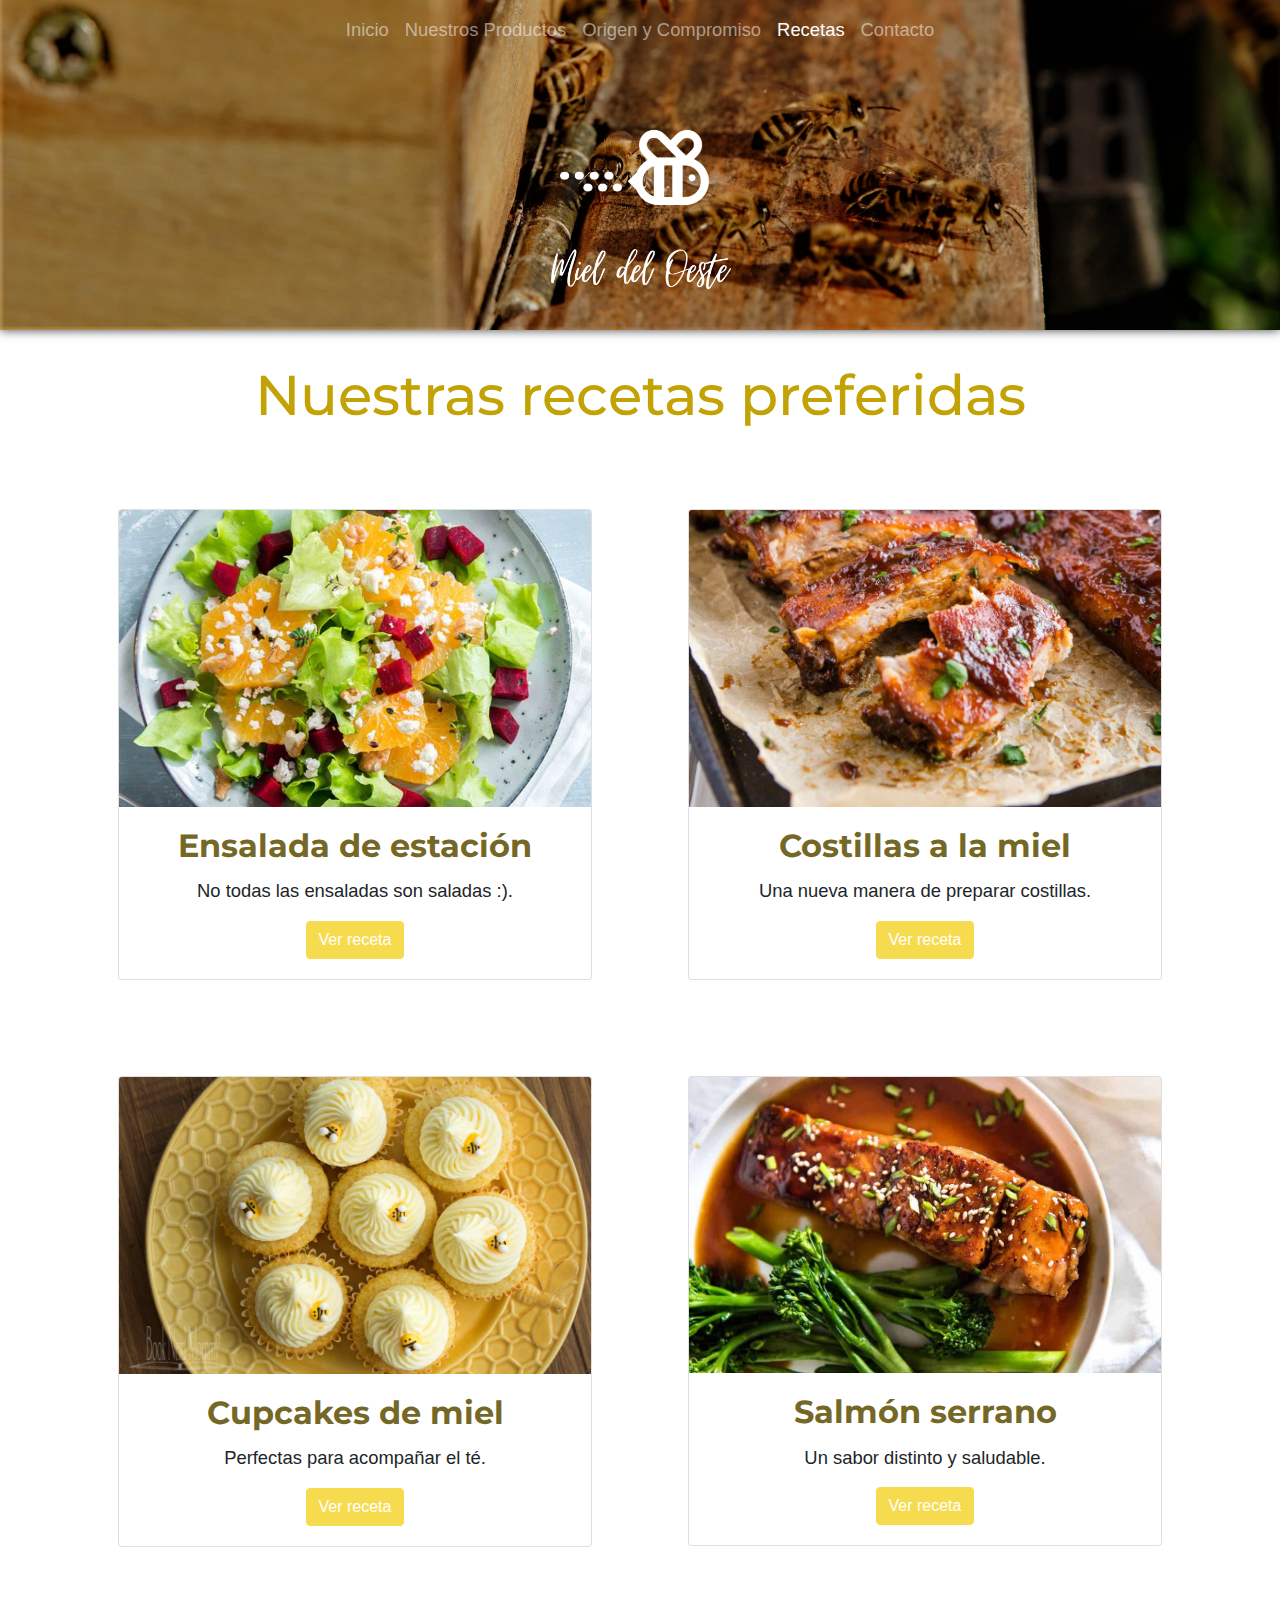
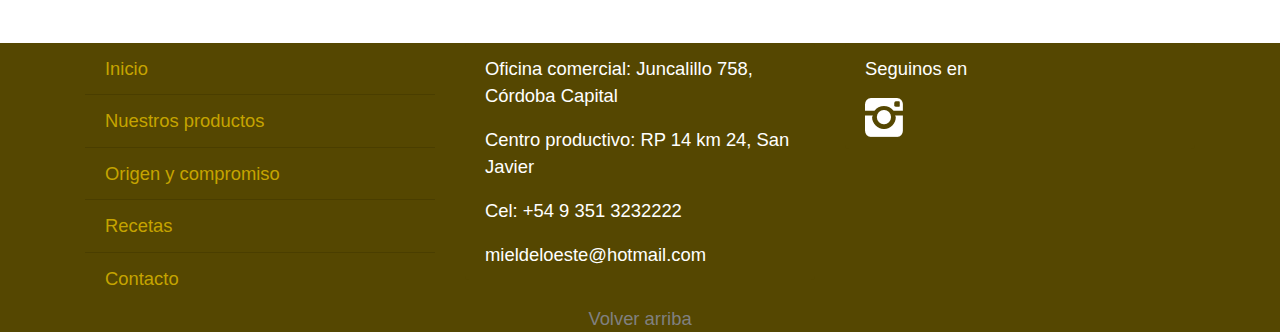
<file: pages/recetas.html>
<!DOCTYPE html>
<html lang="en">

<head>
    <meta charset="UTF-8">
    <meta name="viewport" content="width=device-width, initial-scale=1.0">
    <meta name="description" content="Algunas recetas fáciles para endulzar tus comidas de manera natural">
    <meta name="keywords"
        content="miel, fácil, receta, caramelizada, almibar, cocina, salmón, mandarina, salsa, cerdo, costilla, te, pollo, mostaza, galleta, merendar, mate, curar, pura, endulzar, dulce, natural, nutrición, calidad, alimento">
    <link rel="icon" type="image/png" href="../images/logo-abaja-color-sin-color-ico.png">
    <link rel="stylesheet" href="https://stackpath.bootstrapcdn.com/bootstrap/4.3.1/css/bootstrap.min.css"
        integrity="sha384-ggOyR0iXCbMQv3Xipma34MD+dH/1fQ784/j6cY/iJTQUOhcWr7x9JvoRxT2MZw1T" crossorigin="anonymous">
    <link rel="stylesheet" href="../css/Styles.css">
    <link rel="preconnect" href="https://fonts.gstatic.com">
    <link href="https://fonts.googleapis.com/css2?family=Montserrat:ital,wght@0,100;0,200;1,100;1,200&display=swap"
        rel="stylesheet">
    <title>Recetas fáciles | Miel del Oeste</title>
</head>

<body>
    <header class="header__fondo-pages">
        <a name="arriba"></a>
        <nav class="navbar navbar-expand-lg navbar-dark" style="background-color:transparent;">
            <button class="navbar-toggler" type="button" data-toggle="collapse" data-target="#navbarText"
                aria-controls="navbarText" aria-expanded="false" aria-label="Toggle navigation">
                <span class="navbar-toggler-icon"></span>
            </button>
            <div class="collapse navbar-collapse" id="navbarText">
                <ul class="navbar-nav mr-auto ml-auto">
                    <li class="nav-item">
                        <a class="nav-link" href="../index.html" name="arriba">Inicio</a>
                    </li>
                    <li class="nav-item">
                        <a class="nav-link" href="../pages/productos.html">Nuestros Productos</a>
                    </li>
                    <li class="nav-item">
                        <a class="nav-link" href="../pages/origen-y-compromiso.html">Origen y Compromiso</a>
                    </li>
                    <li class="nav-item">
                        <a class="nav-link active" href="../pages/recetas.html">Recetas<span
                                class="sr-only">(current)</span></a>
                    </li>
                    <li class="nav-item">
                        <a class="nav-link" href="../pages/contacto.html">Contacto</a>
                    </li>
                </ul>
            </div>
        </nav>
        <div>
            <a href="../index.html"><img src="../images/logo-miel-del-oeste_sin-fondo.png" class="header__logo-pages"
                    alt="logo_abeja"></a>
        </div>
    </header>

    <section>
        <div>
            <h1 class="main__slogan">Nuestras recetas preferidas</h1>
        </div>
    </section>
        <section class="container">
            <div class="row">
                <div class="col-lg-6 col-sm-12; recetas">
                    <div class="card">
                        <img class="card-img-top" src="../images/ensalada-dulce.jpg" alt="Ensalada_dulce">
                        <div class="card-body">
                            <h2 class="card-title">Ensalada de estación</h2>
                            <p class="card-text">No todas las ensaladas son saladas :).</p>
                            <a href="https://www.cocinafacil.com.mx/recetas-de-comida/receta/ensalada-de-mandarina-con-naranja"
                                class="boton botonEnviar">Ver receta</a>
                        </div>
                    </div>
                </div>

                <div class="col-lg-6 col-sm-12; recetas">
                    <div class="card">
                        <img class="card-img-top" src="../images/costillas-con-salsa-de-miel.jpg" alt="Costillas_con_miel">
                        <div class="card-body">
                            <h2 class="card-title">Costillas a la miel</h2>
                            <p class="card-text">Una nueva manera de preparar costillas.</p>
                            <a href="https://www.cocinafacil.com.mx/recetas-de-comida/receta/costillas-con-salsa-de-miel"
                                class="boton botonEnviar">Ver receta</a>
                        </div>
                    </div>
                </div>

                <div class="col-lg-6 col-sm-12; recetas">
                    <div class="card">
                        <img class="card-img-top" src="../images/cupcakes-miel.jpg" alt="Cupcakes_de_miel">
                        <div class="card-body">
                            <h2 class="card-title">Cupcakes de miel</h2>
                            <p class="card-text">Perfectas para acompañar el té.</p>
                            <a href="https://www.cocinafacil.com.mx/recetas-de-comida/receta/cupcakes-de-miel"
                                class="boton botonEnviar">Ver receta</a>
                        </div>
                    </div>
                </div>

                <div class="col-lg-6 col-sm-12; recetas">
                    <div class="card">
                        <img class="card-img-top" src="../images/pescado-marinado-miel.png" alt="Salmón_serrano">
                        <div class="card-body">
                            <h2 class="card-title">Salmón serrano</h2>
                            <p class="card-text">Un sabor distinto y saludable.</p>
                            <a href="https://www.cocinafacil.com.mx/recetas-de-comida/receta/filete-de-salmon-marinado-en-miel"
                                class="boton botonEnviar">Ver receta</a>
                        </div>
                    </div>
                </div>

        </section>
    </section>
    </div>

    <section style="background-color:#554701; margin-top: 3rem;">
        <div class="container">
            <div class="row">
                <div class="col-lg-4 col-md-6 col-sm-12">
                    <ul class="list-group list-group-flush">
                        <li class="list-group-item" style="background-color: #554701"><a class="footer__quitarLink" href="../index.html">Inicio</a></li>
                        <li class="list-group-item" style="background-color: #554701"><a class="footer__quitarLink" href="productos.html">Nuestros productos</a></li>
                        <li class="list-group-item" style="background-color: #554701"><a class="footer__quitarLink" href="origen-y-compromiso.html">Origen y compromiso</a></li>
                        <li class="list-group-item" style="background-color: #554701"><a class="footer__quitarLink" href="recetas.html">Recetas</a></li>
                        <li class="list-group-item" style="background-color: #554701"><a class="footer__quitarLink" href="contacto.html">Contacto</a></li>
                    </ul>
                </div>
                <div class="col-lg-4 col-md-6 col-sm-12">
                    <ul class="list-group">
                        <li class="list-group-item"style="background-color: #554701; color:white; border:0">
                            <p>Oficina comercial: Juncalillo 758, Córdoba Capital</p>
                            <p>Centro productivo: RP 14 km 24, San Javier</p>
                            <p>Cel: +54 9 351 3232222</p>
                            <a style="text-decoration: none; color:white"
                                href="mailto:mieldeloeste@hotmail.com">mieldeloeste@hotmail.com</a>
                        </li>
                </div>
                <div class="col-lg-4 col-md-12 col-sm-12">
                    <ul class="list-group">
                        <li class="list-group-item" style="background-color: #554701; color:white; border:0"><p>Seguinos en </p>
                    <a href=https://www.instagram.com/mieldeloeste><img
                            src="../images/logo-instagram.png"></a></li>
                        </div>
                </div>
                <div class="col-lg-12">
                    <a class="footer__quitarLink" href="#arriba">
                        <p style="text-align: center;color:grey; margin: 0px;">Volver arriba</p>
                    </a>
                </div>
            </div>
    </section>

    <script src="https://code.jquery.com/jquery-3.3.1.slim.min.js"
        integrity="sha384-q8i/X+965DzO0rT7abK41JStQIAqVgRVzpbzo5smXKp4YfRvH+8abtTE1Pi6jizo"
        crossorigin="anonymous"></script>
    <script src="https://cdnjs.cloudflare.com/ajax/libs/popper.js/1.14.7/umd/popper.min.js"
        integrity="sha384-UO2eT0CpHqdSJQ6hJty5KVphtPhzWj9WO1clHTMGa3JDZwrnQq4sF86dIHNDz0W1"
        crossorigin="anonymous"></script>
    <script src="https://stackpath.bootstrapcdn.com/bootstrap/4.3.1/js/bootstrap.min.js"
        integrity="sha384-JjSmVgyd0p3pXB1rRibZUAYoIIy6OrQ6VrjIEaFf/nJGzIxFDsf4x0xIM+B07jRM"
        crossorigin="anonymous"></script>
    <script>
        $(function () {
            $('[data-toggle="tooltip"]').tooltip()
        })

        $(function () {
            $('[data-toggle="popover"]').popover()
        })
    </script>

</body>

</html>
</file>
<file: css/Styles.css>
@charset "UTF-8";
h1 {
  color: #F7DB4F; }

h2 {
  color: #756826; }

ul li {
  color: #756826; }

ol li {
  color: #756826; }

.parrafoSimple {
  color: #F7DB4F; }

.imagen {
  opacity: 1;
  display: block;
  width: 100%;
  height: auto;
  transition: .5s ease;
  backface-visibility: hidden; }

h1 {
  text-align: center; }

body {
  margin: 0;
  font-size: 1.15rem; }

td {
  padding: 6px; }

h2 {
  font-family: 'Montserrat', sans-serif;
  font-weight: bold; }

/*Promo*/
/*Promo*/
/*Card-body Home*/
.card-body {
  text-align: center; }

/*Card-body Home*/
/*Menu Header*/
.header__fondo {
  background-image: url(../images/apiary_header.jpg);
  background-position: bottom;
  background-repeat: no-repeat;
  background-size: cover;
  position: relative;
  min-height: 100vh;
  box-shadow: 0 0 10px rgba(0, 0, 0, 0.75);
  margin-bottom: 2rem; }

.header__font {
  font-size: 1.5rem; }

.header__logo {
  display: block;
  margin-left: auto;
  margin-right: auto;
  width: calc(30vw); }

.header__fondo-pages {
  background-image: url(../images/apiary_header.jpg);
  background-position: bottom;
  background-repeat: no-repeat;
  background-size: cover;
  position: relative;
  width: 100%;
  box-shadow: 0 0 10px rgba(0, 0, 0, 0.75);
  margin-bottom: 2rem; }

.header__logo-pages {
  display: block;
  margin-left: auto;
  margin-right: auto;
  width: 30vh; }

/*Menu Header*/
/*Footer*/
.footer__fondo {
  background-color: #212529; }

.footer__quitarLink {
  text-decoration: none;
  color: #c5a400; }

a:hover {
  text-decoration: none;
  color: grey; }

a:active {
  text-decoration: none;
  color: #c5a400; }

/*Footer*/
/*Botón enviar*/
.boton {
  display: inline-block;
  font-weight: 400;
  color: #212529;
  text-align: center;
  vertical-align: middle;
  -webkit-user-select: none;
  -moz-user-select: none;
  -ms-user-select: none;
  user-select: none;
  background-color: transparent;
  border: 1px solid transparent;
  padding: 0.375rem 0.75rem;
  font-size: 1rem;
  line-height: 1.5;
  border-radius: 0.25rem;
  transition: color 0.15s ease-in-out, background-color 0.15s ease-in-out, border-color 0.15s ease-in-out, box-shadow 0.15s ease-in-out; }

.botonEnviar {
  color: #fff;
  background-color: #F7DB4F;
  border-color: #F7DB4F; }

/*Botón enviar*/
/*Video index*/
.video__index {
  width: 100%; }

html {
  font-family: 'Montserrat', sans-serif; }

.main__slogan, .main__slogan__pages, .main__bajada, .main__bajada__pages, .main__parrafo, .main__promo, .bajada {
  margin: 2rem;
  text-align: center;
  height: 100%;
  color: #C2A204;
  font-family: 'Montserrat', sans-serif;
  font-size: 3.5rem; }

.main__slogan__pages {
  font-size: 2.5rem; }

.main__bajada, .main__bajada__pages {
  margin: 10px 10px 50px;
  font-size: 1.25rem;
  font-weight: bold;
  text-align: left; }

.main__bajada__pages {
  text-align: center; }

.main__parrafo {
  font-size: 1.25rem; }

.main__promo {
  padding: 2rem 0;
  height: auto;
  background-color: #F7DB4F;
  color: white;
  font-size: 1.25rem; }

.bajada {
  font-family: 'Sacramento', cursive;
  font-size: 2.3rem;
  text-align: center;
  margin-top: 1em; }

.nav__font {
  font-weight: bold; }

/*INICIO*/
/*Grid Miel Orgánica*/
#productos {
  display: grid;
  grid-template-columns: 1fr 1fr 1fr 1fr;
  justify-content: space-around; }

#productos .item {
  border: hidden;
  padding: 5px;
  color: #C2A204;
  text-align: center; }

#productos .item:hover {
  opacity: 0.5; }

/*Grid Miel Orgánica*/
/*Flexbox de la home para video home*/
.contenidoHome {
  display: flex;
  flex-direction: row;
  justify-content: center;
  align-items: center;
  margin: 0px 5px; }

.contenidoHome .item {
  padding: 5px;
  margin: 0px 5px; }

/*Flexbox de la home para video home*/
/*RECETAS*/
.recetas {
  padding: 3rem; }

.recetas:hover {
  transform: scale(1.05, 1.05); }

/*NUESTROS PRODUCTOS*/
/*Grid Nuestros Productos*/
#nuestrosProd {
  display: grid;
  grid-template-columns: 1fr 1fr;
  grid-template-rows: 1fr 1fr;
  justify-content: space-around;
  margin: 5px; }

#nuestrosProd .item {
  border: hidden;
  padding: 5px;
  text-align: center; }

/*Grid Nuestros Productos*/
/*ORIGEN Y COMPROMISO*/
/*Grid de Origen y ompromiso*/
#origen {
  display: grid;
  grid-template-columns: auto;
  justify-content: space-around;
  margin: 5px; }

#origen .item {
  border: hidden;
  margin: 5px 20px 5px 5px;
  text-align: center; }

/*Grid de Origen y ompromiso*/
.main__promo {
  display: none; }
</file>
